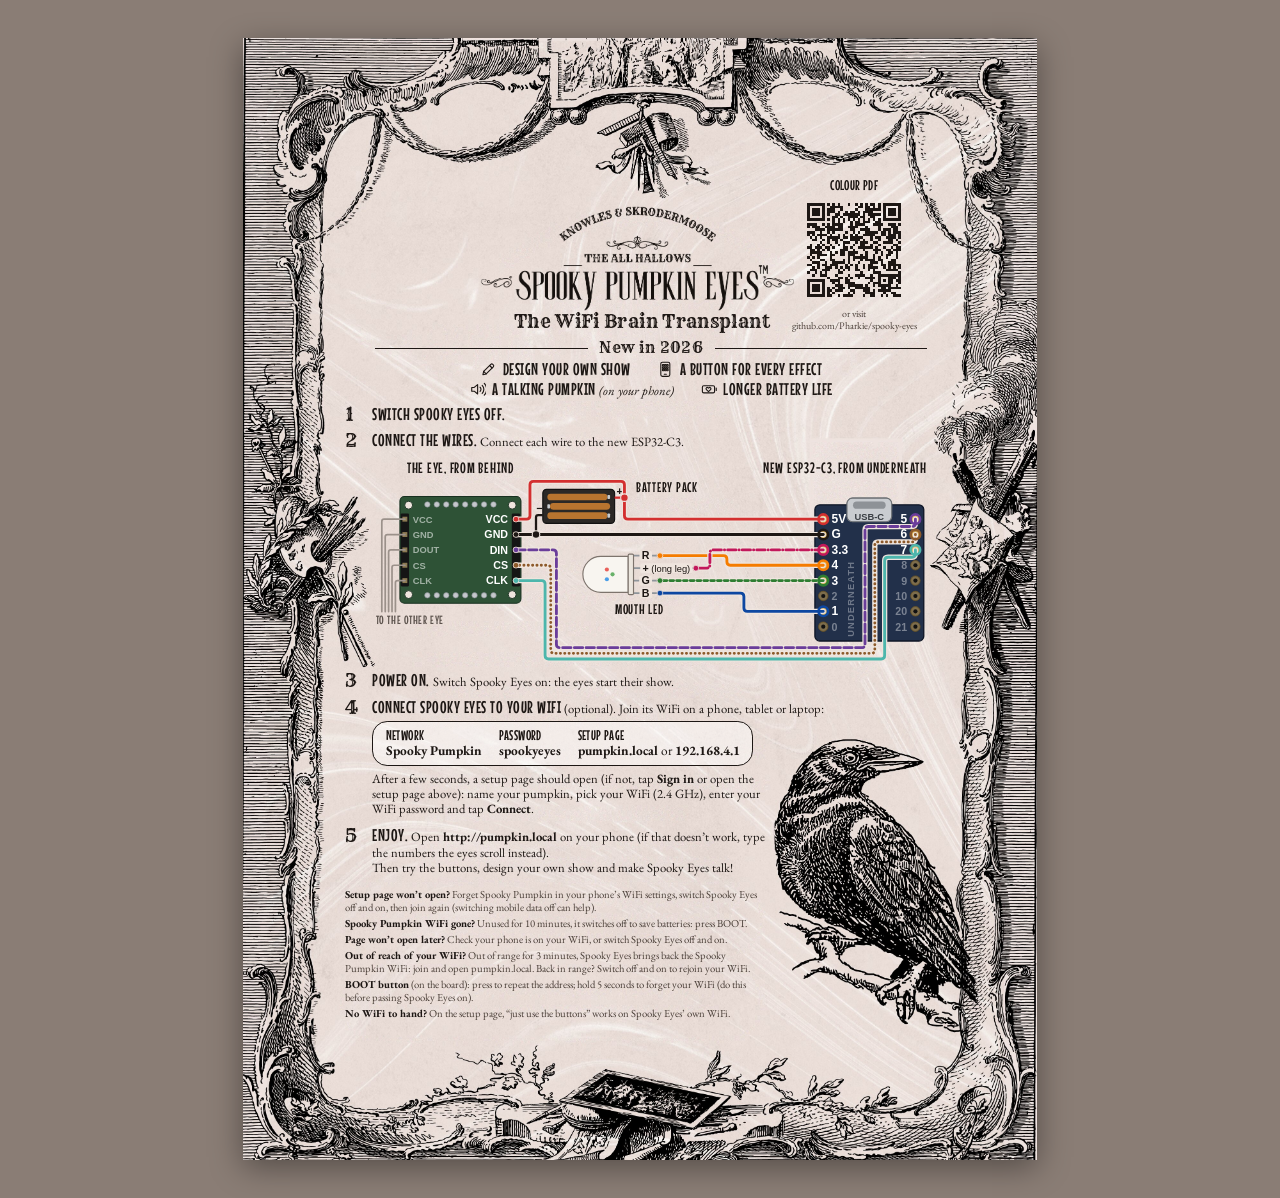
<file: docs/instructions/2026-wifi-upgrade.html>
<!doctype html>
<html lang="en-GB">
<head>
<meta charset="utf-8">
<title>Spooky Pumpkin Eyes: WiFi Brain Transplant</title>
<!--
  One-page A4 sheet for swapping a 2024 pumpkin's Raspberry Pi Pico for the ESP32-C3 SuperMini.
  Render it with tools/make_instructions.sh. The setup WiFi's name, its password and the web address are fixed in the
  firmware (src/core/constants.h), so one sheet does for every pumpkin.

  The wiring lives in ONE place: the WIRES list in the script at the bottom. The diagram is drawn from it (with
  checks that every drawn wire runs between the pins it names), and it must match src/hardware/board.h.

  The artwork in assets/ comes from the 2024 sheet (assets/extract-2024-artwork.sh).
-->
<link rel="preconnect" href="https://fonts.googleapis.com">
<link rel="preconnect" href="https://fonts.gstatic.com" crossorigin>
<link href="https://fonts.googleapis.com/css2?family=EB+Garamond:ital,wght@0,400;0,600;0,700;1,400&family=Mouse+Memoirs&family=Rye&display=block" rel="stylesheet">
<style>
  @page { size: A4; margin: 0; }

  /* Offline fallbacks: fonts every Mac has, scaled to the width of the Google fonts so the lines break in the
     same places (measured with headless Chrome). */
  @font-face { font-family: "Body Fallback"; src: local("Baskerville"); size-adjust: 94.8%; }
  @font-face { font-family: "Body Fallback"; src: local("Baskerville Bold"), local("Baskerville-Bold"); font-weight: 700; size-adjust: 94.8%; }
  @font-face { font-family: "Hand Fallback"; src: local("DIN Condensed Bold"), local("DINCondensed-Bold"); size-adjust: 88%; }

  :root {
    --ink: #1d1714;
    --soft-ink: #4a3f38;
    --paper: #efe5de;
    --board: #22304a;
    /* Fonts: Google Fonts when online, then the fallbacks above */
    --display: "Rye", "Rockwell", "Superclarendon", Georgia, serif;
    --hand: "Mouse Memoirs", "Hand Fallback", "Arial Narrow", sans-serif;
    --body: "EB Garamond", "Body Fallback", Georgia, serif;
  }

  * { box-sizing: border-box; }
  html, body { margin: 0; padding: 0; }
  body {
    background: #8a7d75;
    color: var(--ink);
    font-family: var(--body);
    -webkit-print-color-adjust: exact;
    print-color-adjust: exact;
  }
  @media print { body { background: none; } }
  @media screen { .page { margin: 10mm auto; box-shadow: 0 2mm 8mm rgba(0,0,0,.4); } }

  .page {
    position: relative;
    width: 210mm;
    height: 297mm;
    overflow: hidden;
    background: var(--paper);
  }
  .frame { position: absolute; inset: 0; width: 210mm; height: 297mm; }
  .abs { position: absolute; }

  /* ---------- Header: the 2024 title artwork, then this year's subtitle ---------- */
  .header-art { position: absolute; left: 62.6mm; top: 43.6mm; width: 84mm; } /* clear of the frame's tassel (ends 41 mm down) */
  .subtitle {
    position: absolute; left: 30mm; width: 151mm; top: 72.8mm; /* clear of the Y's tail */
    text-align: center;
    font-family: var(--display);
    font-size: 13.5pt;
    letter-spacing: .02em;
    line-height: 1;
  }
  .subtitle small { font-size: 9.5pt; }

  /* ---------- The colour version's QR code, in the blank space right of the title ---------- */
  /* Straight on the parchment, no box: 0.67 mm modules, so 24.8 mm of code inside its 4-module quiet zone (30.15 mm in
     all), which the artwork's ink stays out of. The quiet zone starts where the title art's image ends. Above it a
     heading, below it the web address, centred (on its own line, under the title art). checkLayout() checks all this
     against the artwork. */
  .qr { position: absolute; left: 146.6mm; top: 41mm; width: 30.15mm; }
  .qr svg { display: block; width: 30.15mm; height: 30.15mm; }
  .qr p { margin: 0 -4mm; text-align: center; }
  .qr .qr-head { position: absolute; bottom: 100%; left: 0; right: 0; margin-bottom: .2mm; font-family: var(--hand);
                 font-size: 10.5pt; letter-spacing: .03em; text-transform: uppercase; line-height: 1; }
  .qr .qr-foot { margin-top: .4mm; font-size: 7.5pt; line-height: 1.15; color: var(--soft-ink); }

  /* ---------- New in 2026: why it's worth swapping the brain ---------- */
  .new { margin: 0 0 2.6mm; text-align: center; }
  .new h2 {
    display: flex; align-items: center; gap: 3mm; margin: 0 0 1.4mm;
    font-family: var(--display); font-weight: normal; font-size: 11pt; line-height: 1; letter-spacing: .03em;
  }
  .new h2::before, .new h2::after { content: ""; flex: 1; border-top: .35mm solid var(--ink); }
  .new ul { list-style: none; margin: 0; padding: 0; display: flex; flex-wrap: wrap; justify-content: center; gap: 1mm 7mm; }
  .new li { display: flex; align-items: center; gap: 1.6mm; font-family: var(--hand); font-size: 12.5pt;
            letter-spacing: .03em; text-transform: uppercase; line-height: 1; }
  .new li small { font-family: var(--body); font-style: italic; font-size: 9.5pt; letter-spacing: 0; text-transform: none; }
  .icon { width: 4.4mm; height: 4.4mm; flex: none; fill: none; stroke: var(--ink);
          stroke-width: 1.6; stroke-linecap: round; stroke-linejoin: round; }
  .icon .solid { fill: var(--ink); stroke: none; }

  /* ---------- Steps ---------- */
  .steps { font-size: 9.5pt; line-height: 1.2; }
  .step { position: relative; padding-left: 7.2mm; margin: 0 0 3.4mm; }
  .top .step { margin: 0 0 3mm -8mm; } /* its numbers out to the same left edge as steps 4 and 5 (above and below the
                                          left branch's brushes) */
  .step .n {
    position: absolute; left: 0; top: -.6mm;
    font-family: var(--display); font-size: 14pt; line-height: 1;
  }
  .lead {
    font-family: var(--hand);
    font-size: 12.5pt;
    letter-spacing: .03em;
    text-transform: uppercase;
    line-height: 0; /* the body text's leading sets the line height, not these bigger letters */
  }
  b, strong { font-weight: 700; }
  .addr { font-weight: 700; white-space: nowrap; }
  .nowrap { white-space: nowrap; }

  .top { left: 35mm; top: 80.2mm; width: 146mm; }
  /* Bottom: text runs beside the 2024 raven (part of the frame artwork) and the sign-off above its head */
  .bottom { left: 27mm; top: 175.6mm; width: 160mm; } /* below the left branch's brushes (they end 166 mm down) */
  .keep-clear-head { float: right; width: 20mm; height: 10.4mm; } /* above the raven's head, which starts 186 mm down */
  .keep-clear-raven { float: right; clear: right; width: 48.6mm; height: 76mm; }

  #diagram { display: block; width: 146mm; height: 53.4mm; margin: .6mm 0 3mm; overflow: visible; }

  /* ---------- The pumpkin's WiFi at a glance, in step 4: narrow enough to sit beside the raven ---------- */
  .wifi-card {
    width: max-content;
    margin: 1.2mm 0 1.4mm; padding: 1.6mm 3.2mm;
    border: .5mm solid var(--ink); border-radius: 4mm;
    background: rgba(255, 255, 255, .45);
  }
  /* one column per item, its label above it, in the order you use them */
  .wifi-card dl { display: grid; grid-template-rows: auto auto; grid-auto-flow: column; gap: .3mm 4.5mm; margin: 0; }
  .wifi-card dt { font-family: var(--hand); font-size: 10.5pt; letter-spacing: .03em; text-transform: uppercase; line-height: 1; }
  .wifi-card dd { margin: 0; font-weight: 700; font-size: 10pt; line-height: 1.15; white-space: nowrap; }
  .wifi-card .or { font-weight: 400; }

  /* ---------- Small print ---------- */
  .faq { display: flow-root; margin-top: 3.2mm; font-size: 8pt; line-height: 1.2; color: var(--soft-ink); }
  .faq p { margin: 0 0 .9mm; }
  .faq p:last-child { margin-bottom: 0; }
  .faq b { color: var(--ink); }

  .layout-problem { position: absolute; left: 30mm; right: 30mm; top: 20mm; padding: 3mm; background: #c00; color: #fff;
                    font: bold 14pt sans-serif; z-index: 9; }
</style>
</head>
<body>
<div class="page">
  <img class="frame" src="assets/2024-frame.jpg" alt="">
  <img class="header-art" src="assets/2024-header.png" alt="Knowles &amp; Skrodermoose: The All Hallows Spooky Pumpkin Eyes™">
  <div class="subtitle">The WiFi Brain Transplant</div>

  <!-- The colour version, for anyone with a black-and-white print. A QR code (37 x 37 modules, made with segno) of
       https://github.com/Pharkie/spooky-eyes/raw/main/docs/instructions/2026-wifi-upgrade.pdf, printed straight on the
       parchment. The svg includes the 4-module quiet zone scanners need, which must stay clear of the artwork's ink.
       checkLayout() keeps it big enough, inside the frame and clear of the title. -->
  <div class="qr" id="qr">
    <svg viewBox="-4 -4 45 45" xmlns="http://www.w3.org/2000/svg" shape-rendering="crispEdges" role="img"
         aria-label="QR code: the colour version of this sheet">
      <path fill="none" stroke="#1d1714" d="M0 0.5h7m1 0h1m1 0h1m1 0h1m3 0h1m2 0h1m1 0h1m1 0h1m1 0h2m1 0h1m1 0h7m-37 1h1m5 0h1m2 0h5m6 0h2m1 0h2m1 0h1m1 0h1m1 0h1m5 0h1m-37 1h1m1 0h3m1 0h1m1 0h3m2 0h1m5 0h1m3 0h6m1 0h1m1 0h3m1 0h1m-37 1h1m1 0h3m1 0h1m1 0h3m1 0h1m2 0h1m1 0h2m1 0h1m1 0h4m4 0h1m1 0h3m1 0h1m-37 1h1m1 0h3m1 0h1m1 0h1m2 0h2m1 0h7m1 0h1m1 0h5m1 0h1m1 0h3m1 0h1m-37 1h1m5 0h1m3 0h2m1 0h1m2 0h4m1 0h2m2 0h2m3 0h1m5 0h1m-37 1h7m1 0h1m1 0h1m1 0h1m1 0h1m1 0h1m1 0h1m1 0h1m1 0h1m1 0h1m1 0h1m1 0h1m1 0h7m-27 1h1m1 0h1m1 0h1m2 0h1m1 0h2m1 0h3m2 0h2m-29 1h4m2 0h1m1 0h1m1 0h4m3 0h1m1 0h4m3 0h4m2 0h3m1 0h1m-37 1h1m1 0h3m2 0h4m1 0h2m2 0h4m3 0h1m4 0h1m4 0h3m-33 1h4m1 0h6m3 0h2m2 0h4m3 0h1m1 0h3m1 0h2m-36 1h3m2 0h1m2 0h1m1 0h1m4 0h1m2 0h1m1 0h1m2 0h5m1 0h2m1 0h1m1 0h3m-37 1h1m1 0h1m1 0h4m1 0h1m2 0h1m1 0h1m2 0h1m1 0h1m2 0h5m2 0h2m1 0h3m1 0h1m-36 1h1m1 0h1m1 0h1m2 0h5m1 0h2m1 0h5m3 0h1m1 0h2m2 0h4m1 0h1m-35 1h2m2 0h1m1 0h1m1 0h2m1 0h1m3 0h4m1 0h1m2 0h1m2 0h1m3 0h2m1 0h1m-31 1h1m2 0h1m2 0h1m2 0h3m2 0h1m1 0h3m2 0h2m2 0h4m2 0h1m-36 1h1m2 0h1m1 0h1m2 0h1m2 0h1m1 0h1m3 0h1m2 0h2m2 0h1m2 0h1m5 0h2m-36 1h2m1 0h3m1 0h2m1 0h1m3 0h2m1 0h1m2 0h6m1 0h1m2 0h1m2 0h1m1 0h2m-36 1h2m1 0h1m1 0h1m1 0h1m4 0h3m2 0h1m3 0h1m3 0h3m2 0h2m1 0h3m-36 1h5m3 0h1m1 0h1m1 0h2m1 0h4m3 0h1m3 0h1m1 0h1m2 0h2m1 0h1m-35 1h1m2 0h4m1 0h2m2 0h2m1 0h3m2 0h1m1 0h1m2 0h1m2 0h1m1 0h2m2 0h1m-36 1h1m1 0h1m1 0h1m4 0h1m6 0h1m1 0h6m2 0h1m1 0h1m2 0h1m3 0h1m-35 1h1m3 0h2m2 0h2m3 0h1m1 0h1m1 0h1m2 0h1m1 0h4m1 0h2m3 0h2m-33 1h3m2 0h1m2 0h5m1 0h1m3 0h1m4 0h3m1 0h1m2 0h3m-35 1h2m2 0h1m1 0h2m1 0h3m3 0h1m1 0h1m1 0h1m2 0h1m1 0h2m3 0h2m1 0h5m-35 1h1m1 0h1m2 0h3m1 0h1m1 0h1m1 0h2m2 0h1m2 0h1m1 0h4m2 0h1m1 0h1m1 0h1m1 0h1m-36 1h3m2 0h3m3 0h1m1 0h1m1 0h1m2 0h2m3 0h1m1 0h1m4 0h5m-36 1h1m2 0h1m1 0h1m1 0h1m4 0h2m7 0h1m4 0h3m7 0h1m-35 1h1m2 0h3m3 0h1m4 0h1m2 0h4m2 0h1m2 0h9m-29 1h1m3 0h2m1 0h1m1 0h1m2 0h1m2 0h4m1 0h1m3 0h3m1 0h1m-37 1h7m2 0h4m2 0h2m8 0h1m2 0h1m1 0h1m1 0h2m1 0h2m-37 1h1m5 0h1m3 0h1m1 0h1m2 0h4m5 0h1m1 0h3m3 0h2m2 0h1m-37 1h1m1 0h3m1 0h1m4 0h3m2 0h6m1 0h1m2 0h1m1 0h5m2 0h1m-36 1h1m1 0h3m1 0h1m1 0h1m1 0h1m1 0h3m1 0h1m2 0h6m4 0h2m1 0h5m-37 1h1m1 0h3m1 0h1m1 0h2m1 0h3m3 0h2m3 0h3m1 0h1m1 0h5m-33 1h1m5 0h1m1 0h1m1 0h1m5 0h1m1 0h1m4 0h4m3 0h1m2 0h2m-35 1h7m1 0h2m2 0h1m1 0h4m4 0h1m2 0h2m2 0h1m1 0h1m2 0h3"/>
    </svg>
    <p class="qr-head">Colour PDF</p>
    <p class="qr-foot">or visit <span class="nowrap">github.com/Pharkie/spooky-eyes</span></p>
  </div>

  <!-- icons for the New in 2026 list and the WiFi card (24 x 24, drawn in ink like the 2024 bulb) -->
  <svg width="0" height="0" style="position: absolute" aria-hidden="true">
    <symbol id="i-show" viewBox="0 0 24 24"><path d="M4.2 19.8l1.1-4.7L15.6 4.8a2 2 0 0 1 2.8 0l.8.8a2 2 0 0 1 0 2.8L8.9 18.7z"/><path d="M13.9 6.5l3.6 3.6M5.3 15.1l3.6 3.6"/></symbol>
    <symbol id="i-pad" viewBox="0 0 24 24"><rect x="5.5" y="1.8" width="13" height="20.4" rx="2.3"/><path d="M10.5 19.2h3"/>
      <g class="solid"><rect x="7.9" y="5" width="2.2" height="2.2" rx=".4"/><rect x="10.9" y="5" width="2.2" height="2.2" rx=".4"/><rect x="13.9" y="5" width="2.2" height="2.2" rx=".4"/><rect x="7.9" y="8.4" width="2.2" height="2.2" rx=".4"/><rect x="10.9" y="8.4" width="2.2" height="2.2" rx=".4"/><rect x="13.9" y="8.4" width="2.2" height="2.2" rx=".4"/><rect x="7.9" y="11.8" width="2.2" height="2.2" rx=".4"/><rect x="10.9" y="11.8" width="2.2" height="2.2" rx=".4"/><rect x="13.9" y="11.8" width="2.2" height="2.2" rx=".4"/></g></symbol>
    <symbol id="i-talk" viewBox="0 0 24 24"><path d="M2.5 9.3h3.6L11 5.2v13.6l-4.9-4.1H2.5z"/><path d="M14.6 9a4.2 4.2 0 0 1 0 6M17.6 6.2a8.2 8.2 0 0 1 0 11.6M20.6 3.5a12.2 12.2 0 0 1 0 17"/></symbol>
    <symbol id="i-words" viewBox="0 0 24 24"><path d="M4.5 3.8h15a1.7 1.7 0 0 1 1.7 1.7v9.3a1.7 1.7 0 0 1-1.7 1.7h-8.3l-4.8 4v-4H4.5a1.7 1.7 0 0 1-1.7-1.7V5.5a1.7 1.7 0 0 1 1.7-1.7z"/><path d="M6.8 8.3h10.4M6.8 12.2h6.6"/></symbol>
    <symbol id="i-wifi" viewBox="0 0 24 24"><path d="M2.2 9a14.5 14.5 0 0 1 19.6 0M5.6 12.6a9.6 9.6 0 0 1 12.8 0M9 16.1a4.7 4.7 0 0 1 6 0"/><circle class="solid" cx="12" cy="19.6" r="1.6"/></symbol>
    <symbol id="i-battery" viewBox="0 0 24 24"><rect x="2" y="6.8" width="17.6" height="10.4" rx="2"/><path d="M22 10.2v3.6"/><path class="solid" d="M10.8 15.3l-3-2.9a1.75 1.75 0 0 1 2.5-2.5l.5.5.5-.5a1.75 1.75 0 0 1 2.5 2.5z"/></symbol>
  </svg>

  <section class="abs top steps" id="top">
    <div class="new">
      <h2>New in 2026</h2>
      <ul>
        <li><svg class="icon" aria-hidden="true"><use href="#i-show"/></svg>Design your own show</li>
        <li><svg class="icon" aria-hidden="true"><use href="#i-pad"/></svg>A button for every effect</li>
        <li><svg class="icon" aria-hidden="true"><use href="#i-talk"/></svg><span>A talking pumpkin <small>(on your phone)</small></span></li>
        <li><svg class="icon" aria-hidden="true"><use href="#i-battery"/></svg>Longer battery life</li>
      </ul>
    </div>
    <div class="step"><span class="n">1</span><span class="lead">Switch Spooky Eyes off.</span></div>
    <div class="step"><span class="n">2</span><span class="lead">Connect the wires.</span>
      Connect each wire to the new ESP32-C3.</div>
    <svg id="diagram" viewBox="0 0 146 53.4" xmlns="http://www.w3.org/2000/svg"
         role="img" aria-label="Wiring diagram: which pin of the new ESP32-C3 each wire goes on, by where its other end goes"></svg>
    <div class="step"><span class="n">3</span><span class="lead">Power on.</span>
      Switch Spooky Eyes on: the eyes start their show.</div>
  </section>

  <section class="abs bottom steps" id="bottom">
    <div class="keep-clear-head"></div>
    <div class="keep-clear-raven"></div>
    <div class="step"><span class="n">4</span><span class="lead">Connect Spooky Eyes to your WiFi</span> (optional).
      Join its WiFi on a phone, tablet or laptop:
      <!-- In the order you use them: join the network, then open the setup page. pumpkin.local works on Spooky Eyes'
           own WiFi too (the firmware starts mDNS with it); 192.168.4.1 is there for phones that don't do .local. -->
      <div class="wifi-card">
        <dl>
          <dt>Network</dt><dd>Spooky Pumpkin</dd><dt>Password</dt><dd>spookyeyes</dd>
          <dt>Setup page</dt><dd>pumpkin.local <span class="or">or</span> 192.168.4.1</dd>
        </dl>
      </div>
      After a few seconds, a setup page should open (if not, tap <b>Sign in</b> or open the setup page above): name your
      pumpkin, pick your WiFi (2.4 GHz), enter your WiFi password and tap <b>Connect</b>.</div>
    <div class="step"><span class="n">5</span><span class="lead">Enjoy.</span>
      Open <span class="addr">http://pumpkin.local</span> on your phone (if that doesn’t work, type the numbers the eyes
      scroll instead).<br>Then try the buttons, design your own show and make Spooky Eyes talk!</div>
    <div class="faq">
      <p><b>Setup page won’t open?</b> Forget Spooky Pumpkin in your phone’s WiFi settings, switch Spooky Eyes
        off and on, then join again (switching mobile data off can help).</p>
      <p><b>Spooky Pumpkin WiFi gone?</b> Unused for 10 minutes, it switches off to save batteries: press BOOT.</p>
      <p><b>Page won’t open later?</b> Check your phone is on your WiFi, or switch Spooky Eyes off and on.</p>
      <p><b>Out of reach of your WiFi?</b> Out of range for 3 minutes, Spooky Eyes brings back the Spooky
        Pumpkin WiFi: join and open pumpkin.local. Back in range? Switch off and on to rejoin your WiFi.</p>
      <p><b>BOOT button</b> (on the board): press to repeat the address; hold 5 seconds to forget your WiFi
        (do this before passing Spooky Eyes on).</p>
      <p><b>No WiFi to hand?</b> On the setup page, “just use the buttons” works on Spooky Eyes’ own WiFi.</p>
    </div>
  </section>

</div>

<script>
// ===================== The wiring: must match src/hardware/board.h =====================
// One line per wire. pin: the new ESP32-C3 (SuperMini) pin, as printed on it. part + end: where the wire's OTHER end
// goes: a pin of the eye wired to the controller (as printed on it), or a leg of the mouth LED.
// The sheet is often printed in black and white, where most colours come out the same grey. So wires that run side
// by side differ in shade (dark, mid, light) or pattern (dash: an SVG dash pattern in mm) as well as colour.
const WIRES = [
  { pin: "5V",  part: "eye",   end: "VCC", colour: "#d32f2f" },               // + is red and − near-black, as on the
  { pin: "G",   part: "eye",   end: "GND", colour: "#1d1714" },               // battery pack: mid grey, black
  { pin: "5",   part: "eye",   end: "DIN", colour: "#6a3d9a", dash: "2.2 0.9" },
  { pin: "6",   part: "eye",   end: "CS",  colour: "#8d5a2b", dash: "0.05 1.1" }, // dots
  { pin: "7",   part: "eye",   end: "CLK", colour: "#4db6ac" },               // light
  { pin: "3.3", part: "mouth", end: "+",   colour: "#c2185b", dash: "2.2 0.8 0.05 0.8" }, // the LED's long leg
  { pin: "4",   part: "mouth", end: "R",   colour: "#f57c00" },               // light
  { pin: "3",   part: "mouth", end: "G",   colour: "#2e7d32", dash: "1 0.8" },
  { pin: "1",   part: "mouth", end: "B",   colour: "#0d47a1" },               // dark
];
// The battery pack's leads join the eye's power wires (often they're already joined): lead -> ESP32-C3 pin
const BATTERY = { "+": "5V", "−": "G" };
// ESP32-C3 SuperMini pins seen from underneath (the side the wires plug into, where the pin names are printed),
// USB-C socket at the top (as in board.h)
const SM_LEFT  = ["5V", "G", "3.3", "4", "3", "2", "1", "0"];
const SM_RIGHT = ["5", "6", "7", "8", "9", "10", "20", "21"];
// The eye is wired from BEHIND, where its pin names are printed. From there its input header (the one with DIN) is
// on the right-hand edge, top to bottom as below, and its output header (DOUT, to the other eye) on the left.
// The mouth LED's legs in their usual order (the long leg second), top to bottom as drawn.
const EYE_PINS = ["VCC", "GND", "DIN", "CS", "CLK"];
const LED_LEGS = ["R", "+", "G", "B"];

// ===================== Diagram (units: mm) =====================
// Left: the eye wired to the controller, from behind. Right: the new ESP32-C3, from underneath. Between them, the
// battery pack (its leads join the eye's power wires) and the mouth LED. The eye's power wires run across to 5V and
// G (the + wire loops up round the battery pack); its data wires go down, under the ESP32-C3 and up through the
// middle of its underside into 5, 6 and 7. The wires are routed by hand (one unavoidable crossing: the LED's
// red/long leg), and checked against the WIRES list: every drawn wire must run from the ESP32-C3 pin the list
// names to the eye pin or LED leg it names, and the battery's leads must join the right wires.
const PROBLEMS = []; // shown on the page (and so failing tools/make_instructions.sh) by checkLayout()
function drawDiagram() {
  const svg = document.getElementById("diagram");
  const NS = "http://www.w3.org/2000/svg";
  const PAPER = "#efe5de", INK = "#1d1714";
  const el = (tag, attrs, parent = svg, text) => {
    const e = document.createElementNS(NS, tag);
    for (const [k, v] of Object.entries(attrs)) e.setAttribute(k, v);
    if (text !== undefined) e.textContent = text;
    parent.appendChild(e);
    return e;
  };
  const pt = p => p * 25.4 / 72; // points to mm
  const HAND = '"Mouse Memoirs", "Hand Fallback", "Arial Narrow", sans-serif'; // same stacks as the CSS
  const BODY = '"EB Garamond", "Body Fallback", Georgia, serif';
  const SILK = '"Helvetica Neue", Helvetica, Arial, sans-serif';             // like a board's printed labels
  const g = (attrs = {}, parent = svg) => el("g", attrs, parent);
  const wireFor = pin => WIRES.find(w => w.pin === pin);
  const LANE = 1.5;                                 // gap between neighbouring wires
  const wireTo = (part, end) => {
    const found = WIRES.filter(w => w.part === part && w.end === end);
    if (found.length !== 1) throw new Error(`${found.length} wires go to the ${part}'s ${end}`);
    return found[0];
  };

  // ---- layout: the new ESP32-C3, from underneath, on the right ----
  const S = { x: 116.4, y: 11.6, s: 1.6 };         // top-left corner, and scale (x real size)
  S.w = 18 * S.s; S.h = 22.52 * S.s;
  const smPad = name => {                          // pad centre for a printed pin name
    let r = SM_LEFT.indexOf(name), left = true;
    if (r < 0) { r = SM_RIGHT.indexOf(name); left = false; }
    if (r < 0) throw new Error("No ESP32-C3 pin " + name);
    return { x: left ? S.x + 1.38 * S.s : S.x + S.w - 1.38 * S.s, y: S.y + 2.37 * S.s + r * 2.54 * S.s, left };
  };
  const sp = name => { const p = smPad(name); return { x: p.x, y: p.y }; };

  // ---- the eye wired to the controller, from behind, on the left: input header on its right edge, its pins as far
  //      apart as the ESP32-C3's and its top one level with the pin its wire goes to ----
  const E = { x: 6.6, w: 32, pitch: 2.54 * S.s, margin: 6 };
  const eyeY = name => {
    const i = EYE_PINS.indexOf(name);
    if (i < 0) throw new Error("No eye pin " + name);
    return sp(wireTo("eye", EYE_PINS[0]).pin).y + i * E.pitch;
  };
  E.pinX = E.x + E.w - 1.3;                        // input header pins, from the ESP32-C3
  E.outX = E.x + 1.3;                              // output header pins, to the other eye
  E.y = eyeY(EYE_PINS[0]) - E.margin;
  E.h = eyeY(EYE_PINS[EYE_PINS.length - 1]) + E.margin - E.y;
  const eyePin = name => ({ x: E.pinX, y: eyeY(name) });

  // ---- the mouth LED, on its side between them: dome to the left, legs to the right, the G leg level with its pin ----
  const M = { x: 55, pitch: 3.3, body: 12, d: 9.5, flange: 1.4, leg: 7, longer: 9.5 }; // the + leg: long, with its label on it
  M.legX = M.x + M.body + M.flange;                // where the legs leave the LED
  const legY = name => {
    const i = LED_LEGS.indexOf(name);
    if (i < 0) throw new Error("No LED leg " + name);
    return sp(wireTo("mouth", "G").pin).y + (i - LED_LEGS.indexOf("G")) * M.pitch;
  };
  M.yc = (legY(LED_LEGS[0]) + legY(LED_LEGS[LED_LEGS.length - 1])) / 2;
  const legEnd = name => ({ x: M.legX + M.leg + (name === "+" ? M.longer : 0), y: legY(name) });
  const partPin = w => w.part === "eye" ? eyePin(w.end) : w.part === "mouth" ? legEnd(w.end) : null;

  // ---- the battery pack, inside a loop of the eye's + wire, above its − wire; its leads join them ----
  const LOOP = { left: E.x + E.w + 2.4, top: 5.4 }; // the + wire goes up and over the battery pack
  const B = { w: 19, h: 9 };
  B.x = LOOP.left + 3.4; B.y = LOOP.top + 2.1;
  LOOP.right = B.x + B.w + 2.6;
  const LEADS = { "+": B.y + 2.2, "−": B.y + B.h - 2.2 }; // where each lead leaves the pack
  const JOINS = { "+": { x: LOOP.right, y: LEADS["+"] }, "−": { x: B.x - 1.8, y: eyeY("GND") } };

  // ---- wire lanes ----
  // The eye's data wires go to the board's far column: down past the mouth LED, under the board, up through the
  // middle of its underside (between the pin columns) and right into their pins, each just below its pin's name
  // and then up into it. Nested with the top pin's wire innermost, they keep the eye's order: no crossings.
  const farSide = WIRES.filter(w => w.part === "eye" && !smPad(w.pin).left)
                       .sort((a, b) => smPad(a.pin).y - smPad(b.pin).y);
  // Up the dark board they're further apart than LANE: their paper outlines (HALO) would merge into one pale band,
  // so a strip of board at least as wide as a wire shows between them
  const HALO = 1.4, RISE_GAP = HALO + 1.2;
  const armX = {}, underY = {}, riseX = {};
  farSide.forEach((w, i) => {
    armX[w.pin] = E.x + E.w + 9.4 - i * LANE;
    underY[w.pin] = S.y + S.h + 0.25 + (i + 1) * LANE;
    riseX[w.pin] = S.x + 13.25 + i * RISE_GAP;
  });
  const BELOW_PIN = 1.95;                          // between a pin's name and the next one down
  // The mouth LED's wires jog up or down at these distances left of the board. The + wire jogs furthest from the
  // board, so it crosses the R wire just once, where that one already runs level with its leg.
  const JOG = { "+": 30, "R": 25.5, "B": 21 };

  // Orthogonal path through points, with rounded corners
  function wirePath(pts, r = 0.9) {
    let d = `M${pts[0].x},${pts[0].y}`;
    for (let i = 1; i < pts.length - 1; i++) {
      const a = pts[i - 1], b = pts[i], c = pts[i + 1];
      const l1 = Math.hypot(b.x - a.x, b.y - a.y), l2 = Math.hypot(c.x - b.x, c.y - b.y);
      const rr = Math.min(r, l1 / 2, l2 / 2);
      const p1 = { x: b.x + (a.x - b.x) * rr / l1, y: b.y + (a.y - b.y) * rr / l1 };
      const p2 = { x: b.x + (c.x - b.x) * rr / l2, y: b.y + (c.y - b.y) * rr / l2 };
      d += ` L${p1.x},${p1.y} Q${b.x},${b.y} ${p2.x},${p2.y}`;
    }
    const z = pts[pts.length - 1];
    return d + ` L${z.x},${z.y}`;
  }
  // Route helper: start at a point, then alternate x / y moves
  const route = (start, ...moves) => {
    const pts = [start];
    let cur = { ...start };
    moves.forEach(m => { cur = { ...cur, ...m }; pts.push(cur); });
    return pts;
  };
  // Each wire is drawn from its eye pin or LED leg, left to right, to its ESP32-C3 pin (and stored the other way round)
  const toBoard = (pin, ...moves) => {
    const w = wireFor(pin), end = sp(pin);
    return route(partPin(w), ...moves, { y: end.y }, { x: end.x }).reverse();
  };
  const straight = pin => route(partPin(wireFor(pin)), { x: sp(pin).x }).reverse(); // level with its pin already
  const viaMiddle = pin => route(partPin(wireFor(pin)), { x: armX[pin] }, { y: underY[pin] }, { x: riseX[pin] },
                                 { y: sp(pin).y + BELOW_PIN }, { x: sp(pin).x }, { y: sp(pin).y }).reverse();
  const jog = pin => toBoard(pin, { x: smPad(pin).x - JOG[wireFor(pin).end] });
  const ROUTES = {                                 // by ESP32-C3 pin
    "5V":  toBoard("5V", { x: LOOP.left }, { y: LOOP.top }, { x: LOOP.right }),
    "G":   straight("G"),
    "5":   viaMiddle("5"),
    "6":   viaMiddle("6"),
    "7":   viaMiddle("7"),
    "3.3": jog("3.3"),
    "4":   jog("4"),
    "3":   straight("3"),
    "1":   jog("1"),
  };

  // ---- checks: the drawing must say what the WIRES list says ----
  const near = (p, q) => Math.abs(p.x - q.x) < 0.01 && Math.abs(p.y - q.y) < 0.01;
  const between = (v, a, b) => v >= Math.min(a, b) - 0.01 && v <= Math.max(a, b) + 0.01;
  const onRoute = (p, pts) => pts.some((b, i) => i > 0 &&
    between(p.x, pts[i - 1].x, b.x) && between(p.y, pts[i - 1].y, b.y));
  if (Object.keys(ROUTES).length !== WIRES.length) throw new Error("A wire is drawn that isn't in the WIRES list");
  WIRES.forEach(w => {
    const r = ROUTES[w.pin], end = partPin(w);
    if (!r || !end || !near(r[0], sp(w.pin)) || !near(r[r.length - 1], end))
      throw new Error(`the wire drawn for the ${w.part}'s ${w.end} doesn't run to it from pin ${w.pin}`);
    r.slice(1).forEach((b, i) => {
      const a = r[i];
      if (near(a, b) || (Math.abs(a.x - b.x) > 0.01 && Math.abs(a.y - b.y) > 0.01))
        throw new Error(`the wire from pin ${w.pin} has a zero-length or slanting stretch`);
    });
  });
  EYE_PINS.forEach(n => wireTo("eye", n));        // one wire on each eye pin...
  LED_LEGS.forEach(n => wireTo("mouth", n));      // ...and on each LED leg
  Object.entries(BATTERY).forEach(([lead, pin]) => {
    if (!ROUTES[pin] || !onRoute(JOINS[lead], ROUTES[pin]))
      throw new Error(`the battery's ${lead} lead doesn't join the wire on pin ${pin}`);
  });

  // ---- draw: the new ESP32-C3 ----
  const used = new Map(WIRES.map(w => [w.pin, w]));
  const sm = g();
  // the USB-C socket, sticking out at the top (kept short, so the wire into 5 passes below it)
  const usb = () => el("rect", { x: S.x + S.w / 2 - 3.7 * S.s, y: S.y - 1.1 * S.s, width: 7.4 * S.s, height: 3.9 * S.s, rx: 0.9 * S.s,
                                 fill: "#c9ccd0", stroke: "#6d7175", "stroke-width": 0.3 }, sm);
  usb();
  el("rect", { x: S.x, y: S.y, width: S.w, height: S.h, rx: 0.8 * S.s, fill: "#22304a", stroke: "#0f1626", "stroke-width": 0.35 }, sm);
  usb();
  el("rect", { x: S.x + S.w / 2 - 2.7 * S.s, y: S.y - 0.55 * S.s, width: 5.4 * S.s, height: 1.2 * S.s, rx: 0.6 * S.s, fill: "#8e9297" }, sm);
  el("text", { x: S.x + S.w / 2, y: S.y + 2.45 * S.s, "text-anchor": "middle", "font-family": SILK, "font-size": pt(7),
               "font-weight": 700, fill: "#3b3f44" }, sm, "USB-C");
  // Seen from underneath, so no chip, buttons or LED (they're on the other side): just the pins, with the names
  // printed next to them as on the real board. Pins with no wire are greyed out. "UNDERNEATH" runs up the left of
  // the middle, beside the eye's wires.
  const mid = { x: S.x + 10.4, y: S.y + S.h * 0.69 };
  el("text", { x: mid.x, y: mid.y, transform: `rotate(-90 ${mid.x} ${mid.y})`, "text-anchor": "middle", "font-family": SILK,
               "font-size": pt(7), "font-weight": 700, fill: "rgba(255,255,255,.35)", "letter-spacing": 0.3 }, sm, "UNDERNEATH");
  [...SM_LEFT, ...SM_RIGHT].forEach(name => {
    const p = smPad(name), w = used.get(name);
    el("circle", { cx: p.x, cy: p.y, r: 1.25, fill: w ? "#e3b95c" : "#7d6d4c", stroke: "#6b5320", "stroke-width": 0.2 }, sm);
    el("circle", { cx: p.x, cy: p.y, r: 0.55, fill: "#111" }, sm);
    el("text", {
      x: p.left ? p.x + 2.2 : p.x - 2.2, y: p.y + 1.05, "text-anchor": p.left ? "start" : "end",
      "font-family": SILK, "font-size": pt(w ? 9 : 8), "font-weight": 700, fill: w ? "#fff" : "rgba(255,255,255,.4)"
    }, sm, name);
  });

  // ---- draw: the eye (a MAX7219 8x8 LED matrix module), from behind: bare circuit board, not the LEDs. No chip or
  //      other part (there's none on the back, and people would try to line one up): the two headers with their
  //      printed names, the solder pads where the matrix's legs come through, and the mounting holes ----
  const eye = g();
  el("rect", { x: E.x, y: E.y, width: E.w, height: E.h, rx: 1.2, fill: "#2e5236", stroke: "#183020", "stroke-width": 0.3 }, eye);
  const header = (x, fill) => {
    const top = eyeY(EYE_PINS[0]) - E.pitch / 2 + 0.5, bottom = eyeY(EYE_PINS[EYE_PINS.length - 1]) + E.pitch / 2 - 0.5;
    el("rect", { x: x - 1.1, y: top, width: 2.2, height: bottom - top, rx: 0.3, fill: "#151515" }, eye);
    EYE_PINS.forEach(n => el("rect", { x: x - 0.65, y: eyeY(n) - 0.65, width: 1.3, height: 1.3, fill }, eye));
  };
  header(E.pinX, "#d9b45a");
  header(E.outX, "#8c7a52");
  // pin names as printed: the input header's beside it, and the output header's (DOUT, not DIN), smaller and dimmer
  EYE_PINS.forEach(n => {
    el("text", { x: E.pinX - 2.1, y: eyeY(n) + 1.0, "text-anchor": "end", "font-family": SILK, "font-size": pt(8),
                 "font-weight": 700, fill: "#fff" }, eye, n);
    el("text", { x: E.outX + 2.1, y: eyeY(n) + 0.9, "font-family": SILK, "font-size": pt(7), "font-weight": 700,
                 fill: "rgba(255,255,255,.55)" }, eye, n === "DIN" ? "DOUT" : n);
  });
  // the matrix's 16 legs, soldered: a row of 8 along the top edge and 8 along the bottom
  const PADS = { n: 8, pitch: 2.5, inset: 2.1 };
  [E.y + PADS.inset, E.y + E.h - PADS.inset].forEach(y => {
    for (let i = 0; i < PADS.n; i++) {
      const x = E.x + E.w / 2 + (i - (PADS.n - 1) / 2) * PADS.pitch;
      el("circle", { cx: x, cy: y, r: 0.72, fill: "#c4c7cb", stroke: "#7f858b", "stroke-width": 0.15 }, eye);
    }
  });
  // a mounting hole in each corner: you see through the board
  [[E.x + 2.3, E.y + 2.3], [E.x + E.w - 2.3, E.y + 2.3], [E.x + 2.3, E.y + E.h - 2.3], [E.x + E.w - 2.3, E.y + E.h - 2.3]]
    .forEach(([cx, cy]) => el("circle", { cx, cy, r: 1.05, fill: PAPER, stroke: "#183020", "stroke-width": 0.25 }, eye));
  // the wires to the other eye (not to the ESP32-C3), off to the left
  const others = g({ fill: "none", stroke: "#9b918a", "stroke-width": 0.45, "stroke-linecap": "round" });
  const othersEnd = E.y + E.h + 2.2;
  EYE_PINS.forEach((n, i) => {
    const x = E.x - 1.2 - (EYE_PINS.length - 1 - i) * 0.9;
    el("path", { d: wirePath([{ x: E.outX, y: eyeY(n) }, { x, y: eyeY(n) }, { x, y: othersEnd }], 0.6) }, others);
  });
  el("text", { x: 0.2, y: othersEnd + 3.2, "font-family": HAND, "font-size": pt(9), fill: "#5d544e",
               "letter-spacing": 0.15 }, svg, "TO THE OTHER EYE");

  // ---- draw: the mouth LED (common anode) ----
  const led = g();
  LED_LEGS.forEach(n => el("line", { x1: M.legX - 0.5, y1: legY(n), x2: legEnd(n).x, y2: legY(n), stroke: "#8f959b",
                                     "stroke-width": 0.45, "stroke-linecap": "round" }, led));
  const rr = M.d / 2, x1 = M.x + M.body;
  el("path", { d: `M${x1},${M.yc - rr} L${M.x + rr},${M.yc - rr} A${rr},${rr} 0 0 0 ${M.x + rr},${M.yc + rr} L${x1},${M.yc + rr} Z`,
               fill: "#f8f5f0", stroke: "#7d746d", "stroke-width": 0.3 }, led);
  el("rect", { x: x1, y: M.yc - rr - 0.6, width: M.flange, height: M.d + 1.2, rx: 0.3, fill: "#ebe5dd", stroke: "#7d746d",
               "stroke-width": 0.3 }, led);
  [["#e53935", -1.3, 0], ["#43a047", 0, 1.5], ["#1e88e5", 1.3, 0]].forEach(([fill, dy, dx]) =>
    el("circle", { cx: M.x + rr + 1.6 + dx, cy: M.yc + dy, r: 0.55, fill, opacity: 0.8 }, led));
  LED_LEGS.forEach(n => {                         // each leg's name, on the leg; the + leg's says it's the long one
    const x = M.legX + 3.2, y = legY(n);
    const label = el("text", { x, y: y + 0.95, "text-anchor": "middle", "font-family": SILK, "font-size": pt(8), "font-weight": 700,
                               fill: INK }, led, n);
    if (n === "+") {
      label.setAttribute("text-anchor", "start");
      label.setAttribute("x", x - 0.83);         // the + where the other legs' names are
      el("tspan", { "font-size": pt(7), "font-weight": 400 }, label, " (long leg)");
    }
    const box = label.getBBox();
    led.insertBefore(el("rect", { x: box.x - 0.6, y: y - 1.3, width: box.width + 1.2, height: 2.6, rx: 0.5, fill: PAPER }, led), label);
  });

  // ---- draw: the battery pack (3 x AA) ----
  const bat = g();
  el("rect", { x: B.x, y: B.y, width: B.w, height: B.h, rx: 1, fill: "#2b2826", stroke: "#111", "stroke-width": 0.3 }, bat);
  for (let i = 0; i < 3; i++) {
    const ch = (B.h - 1.6) / 3, cy = B.y + 0.8 + i * ch, plusRight = i % 2 === 0;
    const cx0 = B.x + 1.2 + (plusRight ? 0 : 0.7), cw = B.w - 2.4 - 0.7;
    el("rect", { x: cx0, y: cy + 0.35, width: cw, height: ch - 0.7, rx: (ch - 0.7) / 2, fill: "#b8742f" }, bat);
    el("rect", { x: plusRight ? cx0 + cw : cx0 - 0.7, y: cy + ch / 2 - 0.55, width: 0.7, height: 1.1, rx: 0.2, fill: "#c9ccd0" }, bat);
  }
  const lead = (pts, colour) => el("path", { d: wirePath(pts, 0.6), stroke: colour, "stroke-width": 0.6, fill: "none",
                                             "stroke-linejoin": "round" }, bat);
  lead([{ x: B.x + B.w, y: LEADS["+"] }, JOINS["+"]], wireFor(BATTERY["+"]).colour);
  lead([{ x: B.x, y: LEADS["−"] }, { x: JOINS["−"].x, y: LEADS["−"] }, JOINS["−"]], wireFor(BATTERY["−"]).colour);
  el("text", { x: B.x + B.w + 1.3, y: LEADS["+"] - 0.8, "text-anchor": "middle", "font-family": SILK, "font-size": pt(8),
               "font-weight": 700, fill: INK }, bat, "+");
  el("text", { x: B.x - 0.9, y: LEADS["−"] - 0.8, "text-anchor": "middle", "font-family": SILK, "font-size": pt(8),
               "font-weight": 700, fill: INK }, bat, "−");
  const label = { x: LOOP.right + 3, y: LOOP.top + 2.9 };   // above the + wire's way to the board
  el("text", { x: label.x, y: label.y, "font-family": HAND, "font-size": pt(10.5), fill: INK, "letter-spacing": 0.2 }, bat,
     "BATTERY PACK");

  // ---- draw: the wires ----
  const wires = g({ fill: "none", "stroke-linecap": "round", "stroke-linejoin": "round" });
  const onTop = [wireTo("mouth", "+")];           // drawn last, so it runs on over the red leg's wire it crosses
  [...WIRES.filter(w => !onTop.includes(w)), ...onTop].forEach(w => {
    const d = wirePath(ROUTES[w.pin]);
    el("path", { d, stroke: PAPER, "stroke-width": HALO }, wires);   // a gap where wires cross
    el("path", Object.assign({ d, stroke: w.colour, "stroke-width": 0.75 }, w.dash ? { "stroke-dasharray": w.dash } : {}), wires);
  });
  WIRES.forEach(w => {
    const s = sp(w.pin), e = partPin(w);
    el("circle", { cx: s.x, cy: s.y, r: 1.25, fill: "none", stroke: w.colour, "stroke-width": 0.7 });  // name stays readable
    el("circle", { cx: e.x, cy: e.y, r: 0.75, fill: w.colour, stroke: PAPER, "stroke-width": 0.2 });
  });
  Object.entries(JOINS).forEach(([lead, p]) =>
    el("circle", { cx: p.x, cy: p.y, r: 1, fill: wireFor(BATTERY[lead]).colour, stroke: PAPER, "stroke-width": 0.3 }));

  // ---- captions ----
  const caption = (x, y, t, size = 11, anchor = "middle") => el("text", { x, y, "text-anchor": anchor, "font-family": HAND,
                                                       "font-size": pt(size), fill: INK, "letter-spacing": 0.2 }, svg, t);
  caption(E.x + E.w / 2, 3.1, "THE EYE, FROM BEHIND");
  caption(146, 3.1, "NEW ESP32-C3, FROM UNDERNEATH", 11, "end");
  caption(M.x + (legEnd("+").x - M.x) / 2, legY(LED_LEGS[LED_LEGS.length - 1]) + 5.6, "MOUTH LED", 10.5);

  // for debugging: how many places wires cross
  const segs = WIRES.flatMap(w => ROUTES[w.pin].slice(1).map((b, i) => ({ pin: w.pin, a: ROUTES[w.pin][i], b })));
  let crossings = 0;
  segs.forEach((s, i) => segs.slice(i + 1).forEach(t => {
    if (s.pin === t.pin) return;
    const [h, v] = s.a.y === s.b.y ? [s, t] : [t, s];
    if (h.a.y !== h.b.y || v.a.x !== v.b.x) return;
    if (between(v.a.x, h.a.x, h.b.x) && between(h.a.y, v.a.y, v.b.y)) crossings++;
  }));
  svg.dataset.crossings = crossings;
  svg.wireSegments = segs.map(s => [s.a, s.b, s.pin]);
}
try { drawDiagram(); } catch (e) { PROBLEMS.push("wiring diagram: " + e.message); }

// ===================== Layout check =====================
// The two text blocks are placed by hand around the 2024 artwork. If text grows (a long pumpkin name, new words)
// and they collide, or a diagram label lands on another label or a wire, say so loudly on the page:
// tools/make_instructions.sh looks for this and fails.
function checkLayout() {
  const page = document.querySelector(".page").getBoundingClientRect();
  const mmDown = el => (el.getBoundingClientRect().bottom - page.top) * 25.4 / 96; // bottom edge, mm from page top
  const mmTop = el => (el.getBoundingClientRect().top - page.top) * 25.4 / 96;
  const problems = [...PROBLEMS];
  if (mmDown(document.querySelector(".subtitle")) > mmTop(document.getElementById("top")))
    problems.push("the subtitle runs into New in 2026");
  const topEnd = mmDown(document.querySelector("#top > :last-child")), bottomStart = mmTop(document.getElementById("bottom"));
  const bottomEnd = mmDown(document.querySelector("#bottom > :last-child"));
  const cardRight = (document.querySelector(".wifi-card").getBoundingClientRect().right - page.left) * 25.4 / 96;
  document.documentElement.dataset.layout = // for debugging: mm from the top (or left) of the page
    `diagram ${mmTop(document.getElementById("diagram")).toFixed(1)}-${mmDown(document.getElementById("diagram")).toFixed(1)}, ` +
    `step 3 ends ${topEnd.toFixed(1)}, step 4 starts ${bottomStart.toFixed(1)}, small print ends ${bottomEnd.toFixed(1)}, ` +
    `WiFi box right edge ${cardRight.toFixed(1)}`;
  if (topEnd > bottomStart + 0.3) problems.push(`step 3 runs ${(topEnd - bottomStart - 0.3).toFixed(1)} mm into step 4`);
  if (cardRight > 138.4) problems.push("the WiFi box runs into the raven");
  if (bottomEnd > 260) problems.push(`the small print runs ${(bottomEnd - 260).toFixed(1)} mm too close to the frame`);

  // The step numbers, in the top block and beside the raven, share one left edge
  const numbers = [...document.querySelectorAll(".step .n")].map(n => (n.getBoundingClientRect().left - page.left) * 25.4 / 96);
  if (Math.max(...numbers) - Math.min(...numbers) > 0.2) problems.push("the step numbers don't line up");

  // The colour version's QR code: at least 24 mm of code, to scan from a cheap print. It and its quiet zone (4 modules
  // round it, part of the svg: no ink allowed there) and each line of its heading and caption sit in the blank space
  // right of the title, clear of the title and the frame. Measured on the artwork: the frame's swag ends 34 mm down;
  // below that the edge of its curtain runs from 177.7 mm across (38 mm down) to 185.5 mm (53 mm down), then the
  // border is at 191.6 mm, so a box's top corner is the part nearest the curtain. The title art's ink stops 0.8 mm
  // short of its image's right edge.
  const mmRect = r => ({ x0: (r.left - page.left) * 25.4 / 96, y0: (r.top - page.top) * 25.4 / 96,
                         x1: (r.right - page.left) * 25.4 / 96, y1: (r.bottom - page.top) * 25.4 / 96 });
  const textOf = el => { const range = document.createRange(); range.selectNodeContents(el); return range; };
  const inkOf = el => mmRect(textOf(el).getBoundingClientRect());
  const linesOf = el => [...textOf(el).getClientRects()].filter(r => r.width > 1).map(mmRect); // each line's text
  const qrCode = mmRect(document.querySelector("#qr svg").getBoundingClientRect());
  const qrParts = [qrCode, ...linesOf(document.querySelector("#qr .qr-head")), ...linesOf(document.querySelector("#qr .qr-foot"))];
  document.documentElement.dataset.layout += ", QR code (with quiet zone), heading and caption lines " +
    qrParts.map(b => `${b.x0.toFixed(1)}-${b.x1.toFixed(1)} x ${b.y0.toFixed(1)}-${b.y1.toFixed(1)}`).join(", ");
  if ((qrCode.x1 - qrCode.x0) * 37 / 45 < 24 - 0.01) problems.push("the QR code is too small to scan");
  const frameEdge = y => (y < 55 ? 175.6 + (y - 34) * 0.4 : 190.4) - 0.8; // a little inside the measured edge
  if (qrParts.some(b => b.y0 < 34.5 || b.x1 > frameEdge(b.y0) || b.y1 > mmTop(document.getElementById("top")) - 1))
    problems.push("the QR code runs into the frame");
  const art = mmRect(document.querySelector(".header-art").getBoundingClientRect());
  const titleParts = [{ ...art, x1: art.x1 - 0.8 }, inkOf(document.querySelector(".subtitle"))];
  if (qrParts.some(b => titleParts.some(t => b.x0 < t.x1 + 0.5 && t.x0 < b.x1 + 0.5 && b.y0 < t.y1 + 0.5 && t.y0 < b.y1 + 0.5)))
    problems.push("the QR code runs into the title");

  // Diagram labels: at least 7 pt, inside the drawing, clear of each other and of the wires (units: mm)
  const svg = document.getElementById("diagram"), view = svg.viewBox.baseVal;
  const svgRect = svg.getBoundingClientRect(), unit = view.width / svgRect.width; // mm per CSS pixel
  const boxes = [...svg.querySelectorAll("text")].map(t => {
    const size = parseFloat(t.getAttribute("font-size")), r = t.getBoundingClientRect();
    if (size < 7 * 25.4 / 72 - 1e-6) problems.push(`diagram label "${t.textContent}" is under 7 pt`);
    const trim = 0.13 * size; // the box allows for accents and descenders: trim it to the letters
    const b = { t: t.textContent, x0: (r.left - svgRect.left) * unit + trim, y0: (r.top - svgRect.top) * unit + 2 * trim,
                x1: (r.right - svgRect.left) * unit - trim, y1: (r.bottom - svgRect.top) * unit - trim };
    if (b.x0 < view.x || b.y0 < view.y || b.x1 > view.x + view.width || b.y1 > view.y + view.height)
      problems.push(`diagram label "${t.textContent}" sticks out of the drawing`);
    return b;
  });
  const overlap = (a, b, gap) => a.x0 < b.x1 + gap && b.x0 < a.x1 + gap && a.y0 < b.y1 + gap && b.y0 < a.y1 + gap;
  boxes.forEach((a, i) => boxes.slice(i + 1).forEach(b => {
    if (overlap(a, b, 0)) problems.push(`diagram labels "${a.t}" and "${b.t}" overlap`);
  }));
  (svg.wireSegments || []).forEach(([p, q, pin]) => {
    const seg = { x0: Math.min(p.x, q.x) - 0.4, y0: Math.min(p.y, q.y) - 0.4, x1: Math.max(p.x, q.x) + 0.4, y1: Math.max(p.y, q.y) + 0.4 };
    if (seg.x0 < view.x || seg.y0 < view.y || seg.x1 > view.x + view.width || seg.y1 > view.y + view.height)
      problems.push(`the wire from pin ${pin} sticks out of the drawing`);
    boxes.forEach(a => { if (overlap(seg, a, 0)) problems.push(`diagram label "${a.t}" sits on the wire from pin ${pin}`); });
  });

  if (problems.length) {
    const div = document.createElement("div");
    div.className = "layout-problem";
    div.textContent = "LAYOUT PROBLEM: " + problems.join("; ");
    document.querySelector(".page").appendChild(div);
  }
}
document.fonts.ready.then(checkLayout); // measure with the real fonts
</script>
</body>
</html>
</file>
